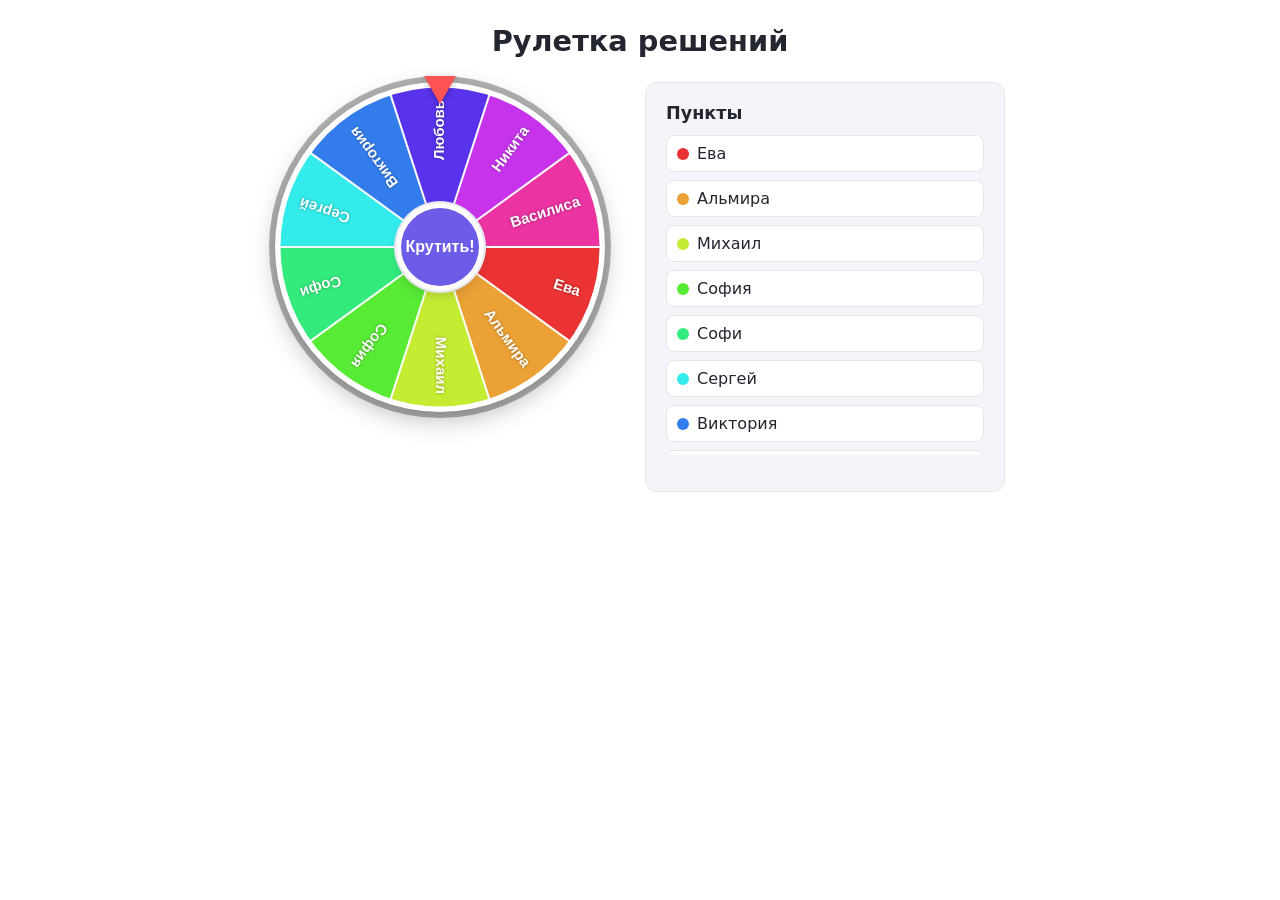
<file: index.html>
<!DOCTYPE html>
<html lang="ru">
<head>
<meta charset="UTF-8">
<meta name="viewport" content="width=device-width, initial-scale=1.0">
<title>Рулетка решений</title>
<link rel="stylesheet" href="style.css?v=7">
</head>
<body>
  <h1>Рулетка решений</h1>

  <div class="app">
    <div class="wheel-area">
      <div class="wheel-wrapper">
        <div class="pointer"></div>
        <canvas id="wheel" width="330" height="330"></canvas>
        <button id="spinBtn" class="spin-btn">Крутить!</button>
      </div>
      <p id="hint" class="hint" hidden>Осталось меньше 2 имён — перезайдите на страницу, чтобы начать заново</p>
    </div>

    <div class="items-area">
      <h2>Пункты</h2>
      <ul id="itemsList" class="items-list"></ul>
    </div>
  </div>

  <div id="resultOverlay" class="result-overlay" hidden>
    <div class="result-box">
      <p class="result-label">Выпало:</p>
      <h2 id="resultText" class="result-text"></h2>
      <div class="result-buttons">
        <button id="spinAgainBtn">Крутить снова</button>
        <button id="closeResultBtn">Закрыть</button>
      </div>
    </div>
  </div>

  <script src="script.js?v=8"></script>
</body>
</html>
</file>
<file: style.css>
:root {
  --bg: #ffffff;
  --panel: #f4f5f9;
  --text: #23252f;
  --muted: #74778a;
  --accent: #6c5ce7;
  --accent-hover: #7d6ef0;
  --danger: #e74c3c;
  --border: #e5e6ee;
}

* {
  box-sizing: border-box;
}

html {
  overflow-x: hidden;
}

body {
  margin: 0;
  min-height: 100vh;
  background: var(--bg);
  color: var(--text);
  font-family: "Segoe UI", system-ui, sans-serif;
  display: flex;
  flex-direction: column;
  align-items: center;
  padding: 24px;
  overflow-x: hidden;
}

h1 {
  margin: 0 0 24px;
  font-size: 1.8rem;
}

.app {
  display: flex;
  flex-wrap: wrap;
  gap: 40px;
  justify-content: center;
  align-items: flex-start;
  width: 100%;
  max-width: 900px;
}

.wheel-area {
  display: flex;
  flex-direction: column;
  align-items: center;
  gap: 16px;
}

.wheel-wrapper {
  position: relative;
  width: 330px;
  max-width: 82vw;
  aspect-ratio: 1 / 1;
  display: flex;
  align-items: center;
  justify-content: center;
}

#wheel {
  position: relative;
  width: 100%;
  height: 100%;
  border-radius: 50%;
  box-shadow: 0 0 0 6px #0000004d, 0 8px 24px rgba(0, 0, 0, 0.25);
  will-change: transform;
  z-index: 1;
}

.falling-sector {
  position: absolute;
  top: 0;
  left: 0;
  border-radius: 50%;
  pointer-events: none;
  z-index: 4;
  opacity: 1;
}

.pointer {
  position: absolute;
  top: -6px;
  left: 50%;
  transform: translateX(-50%);
  width: 0;
  height: 0;
  border-left: 16px solid transparent;
  border-right: 16px solid transparent;
  border-top: 28px solid #ff5252;
  z-index: 6;
  filter: drop-shadow(0 2px 3px rgba(0, 0, 0, 0.25));
}

.spin-btn {
  position: absolute;
  top: 50%;
  left: 50%;
  transform: translate(-50%, -50%);
  width: 78px;
  height: 78px;
  padding: 0;
  font-size: 1rem;
  font-weight: 700;
  line-height: 1.1;
  border: none;
  border-radius: 50%;
  background: var(--accent);
  color: #fff;
  cursor: pointer;
  box-shadow: 0 0 0 5px #ffffff, 0 0 0 7px var(--border), 0 6px 14px rgba(30, 20, 60, 0.3);
  transition: background 0.15s ease, transform 0.1s ease;
  z-index: 5;
}

.spin-btn:hover:not(:disabled) {
  background: var(--accent-hover);
}

.spin-btn:active:not(:disabled) {
  transform: translate(-50%, -50%) scale(0.96);
}

.spin-btn:disabled {
  opacity: 0.5;
  cursor: not-allowed;
}

.hint {
  color: var(--danger);
  font-size: 0.9rem;
  margin: 0;
}

.items-area {
  flex: 1;
  min-width: 260px;
  max-width: 360px;
  background: var(--panel);
  border: 1px solid var(--border);
  border-radius: 12px;
  padding: 20px;
}

.items-area h2 {
  margin: 0 0 12px;
  font-size: 1.1rem;
}

.items-list {
  list-style: none;
  margin: 0 0 16px;
  padding: 0;
  display: flex;
  flex-direction: column;
  gap: 8px;
  max-height: 320px;
  overflow-y: auto;
}

.item-row {
  display: flex;
  align-items: center;
  gap: 8px;
  background: #ffffff;
  border: 1px solid var(--border);
  padding: 8px 10px;
  border-radius: 8px;
  transition: opacity 0.5s ease, transform 0.5s ease;
}

.item-row.item-row--removing {
  opacity: 0;
  transform: scale(0.9);
}

.item-color {
  width: 12px;
  height: 12px;
  border-radius: 50%;
  flex-shrink: 0;
}

.item-label {
  flex: 1;
  overflow: hidden;
  text-overflow: ellipsis;
  white-space: nowrap;
}

.result-overlay {
  position: fixed;
  inset: 0;
  background: rgba(0, 0, 0, 0.75);
  display: flex;
  align-items: center;
  justify-content: center;
  z-index: 100;
  animation: fadeIn 0.2s ease;
}

.result-overlay[hidden] {
  display: none;
}

.result-box {
  background: #ffffff;
  padding: 48px 56px;
  border-radius: 20px;
  text-align: center;
  max-width: 90vw;
  box-shadow: 0 20px 50px rgba(30, 20, 60, 0.35);
  animation: popIn 0.25s ease;
}

.result-label {
  margin: 0;
  color: var(--muted);
  font-size: 1.1rem;
}

.result-text {
  margin: 8px 0 32px;
  font-size: clamp(1.8rem, 6vw, 3.2rem);
  color: var(--accent-hover);
  word-break: break-word;
}

.result-buttons {
  display: flex;
  gap: 16px;
  justify-content: center;
  flex-wrap: wrap;
}

.result-buttons button {
  padding: 12px 24px;
  border: none;
  border-radius: 999px;
  font-size: 1rem;
  font-weight: 600;
  cursor: pointer;
}

#spinAgainBtn {
  background: var(--accent);
  color: #fff;
}

#spinAgainBtn:hover {
  background: var(--accent-hover);
}

#closeResultBtn {
  background: var(--panel);
  color: var(--text);
  border: 1px solid var(--border);
}

#closeResultBtn:hover {
  background: var(--border);
}

@keyframes fadeIn {
  from { opacity: 0; }
  to { opacity: 1; }
}

@keyframes popIn {
  from { transform: scale(0.85); opacity: 0; }
  to { transform: scale(1); opacity: 1; }
}

.confetti-layer {
  position: fixed;
  inset: 0;
  pointer-events: none;
  z-index: 200;
  overflow: hidden;
}

.confetti-piece {
  position: absolute;
  top: -20px;
  width: 8px;
  height: 14px;
  opacity: 0.95;
  animation-name: confetti-fall;
  animation-timing-function: linear;
  animation-fill-mode: forwards;
}

@media (max-width: 600px) {
  body {
    padding: 16px;
  }

  h1 {
    font-size: 1.4rem;
    margin-bottom: 16px;
    text-align: center;
  }

  .app {
    gap: 24px;
  }

  .wheel-wrapper {
    width: 280px;
    max-width: 78vw;
  }

  .spin-btn {
    width: 64px;
    height: 64px;
    font-size: 0.85rem;
  }

  .items-area {
    width: 100%;
    max-width: 420px;
  }

  .result-box {
    padding: 32px 24px;
  }

  .result-buttons button {
    padding: 10px 18px;
    font-size: 0.95rem;
  }
}

@keyframes confetti-fall {
  0% {
    transform: translateY(0) translateX(0) rotate(0deg);
    opacity: 1;
  }
  85% {
    opacity: 1;
  }
  100% {
    transform: translateY(var(--fall-distance)) translateX(var(--drift)) rotate(var(--spin));
    opacity: 0;
  }
}
</file>
